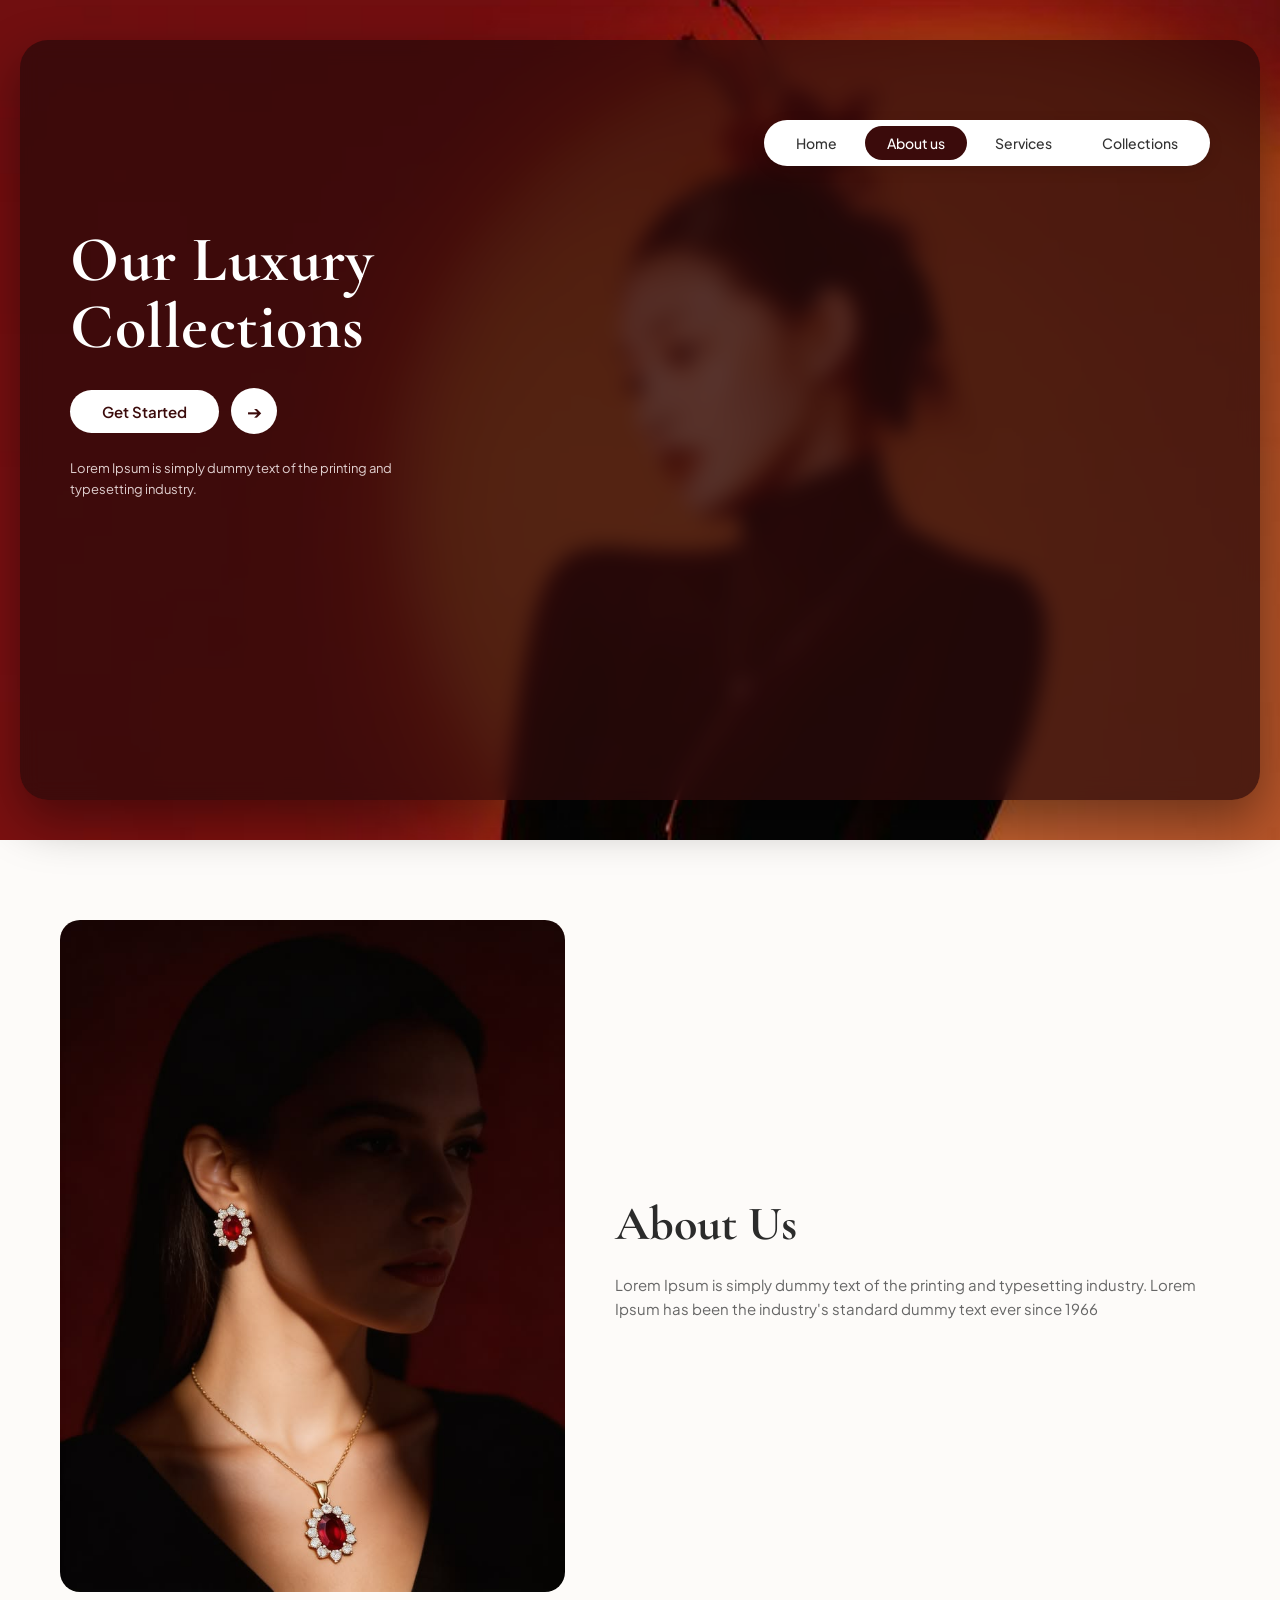
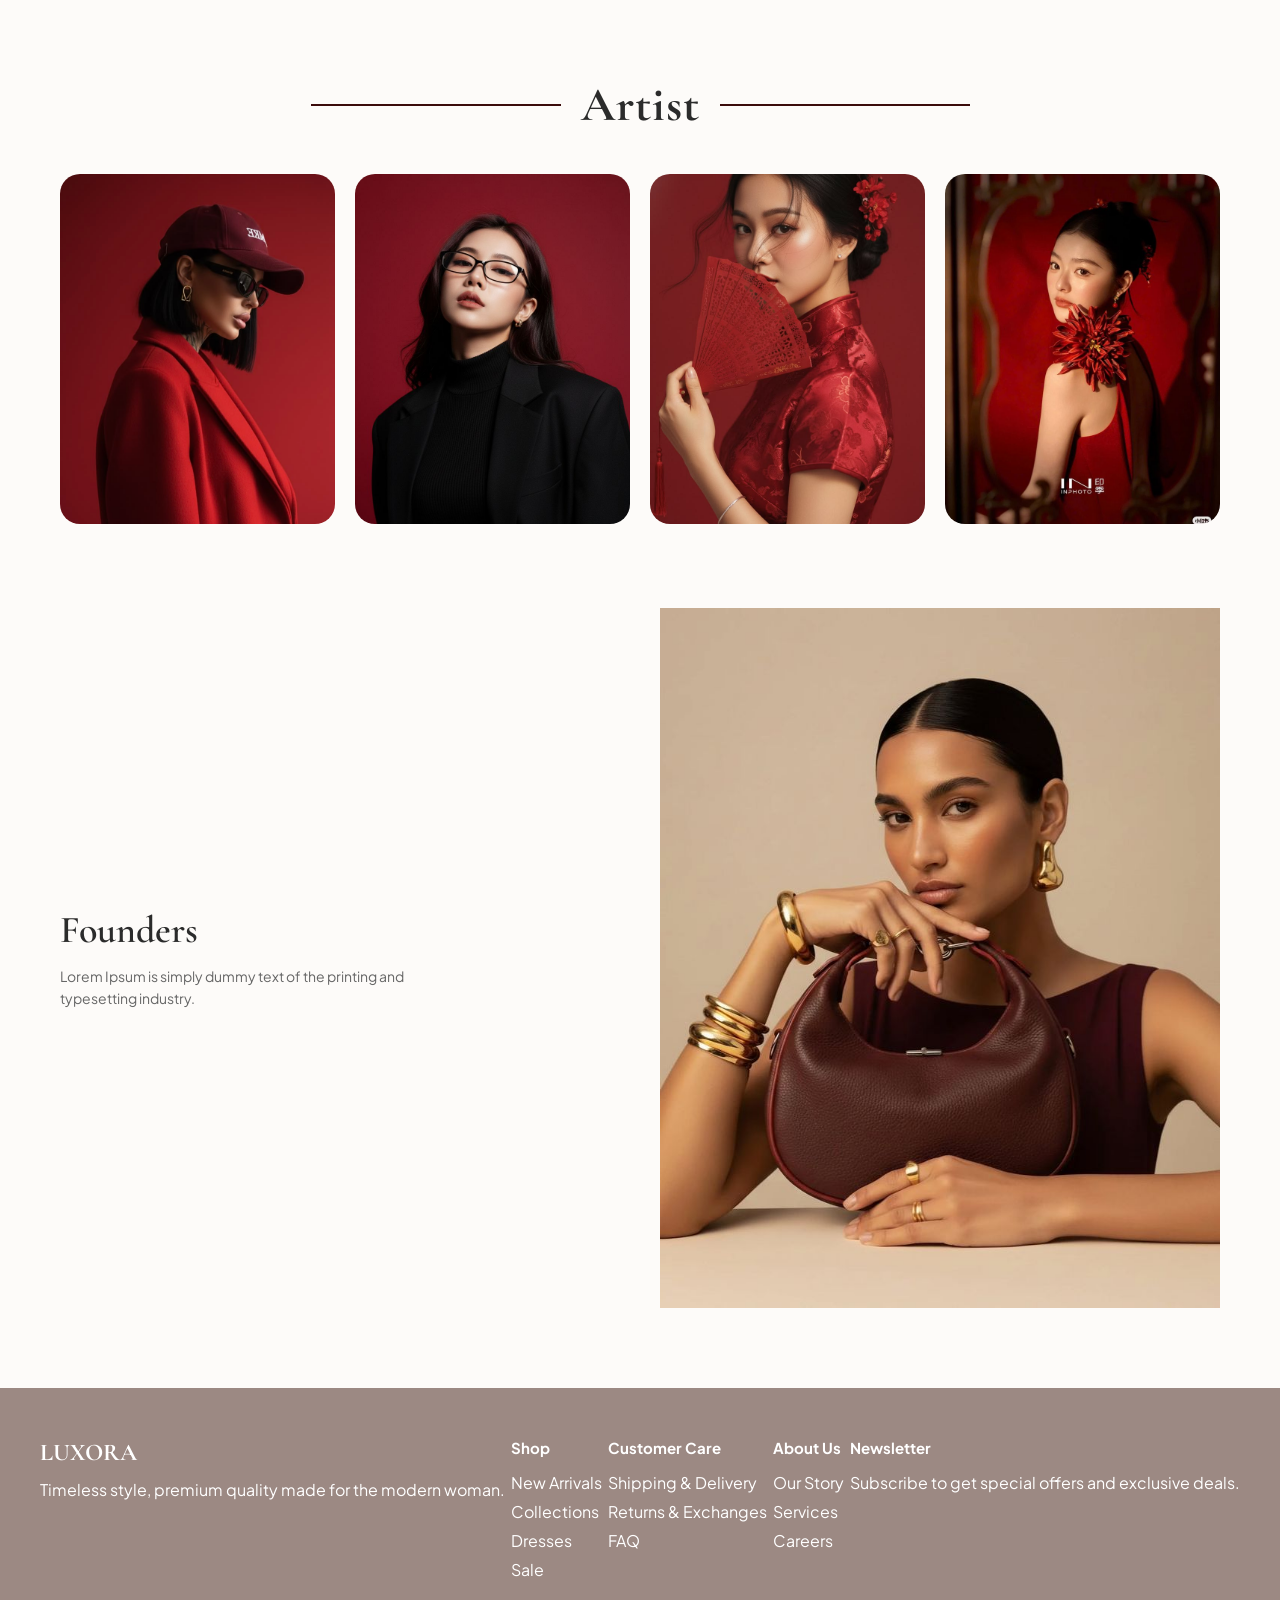
<file: about.html>
<!DOCTYPE html>
<html lang="id">
<head>
  <meta charset="UTF-8">
  <meta name="viewport" content="width=device-width, initial-scale=1.0">
  <title>About Us - Luxora</title>

  <link rel="preconnect" href="https://fonts.googleapis.com">
  <link rel="preconnect" href="https://fonts.gstatic.com" crossorigin>
  <link href="https://fonts.googleapis.com/css2?family=Cormorant+Garamond:wght@600;700&family=Plus+Jakarta+Sans:wght@400;500;600&display=swap" rel="stylesheet">

  <link rel="stylesheet" href="style.css">
</head>
<body>

  <!-- HERO SECTION ABOUT -->
  <section class="hero hero-about">
    <div class="hero-card">
      <header class="header">
        <nav class="navbar">
          <a href="index.html" class="nav-btn">Home</a>
          <a href="about.html" class="nav-btn active">About us</a>
          <a href="services.html" class="nav-btn">Services</a>
          <a href="collections.html" class="nav-btn">Collections</a>
        </nav>
      </header>

      <div class="hero-content">
        <h1>Our Luxury<br>Collections</h1>
        <div class="hero-action">
          <a href="collections.html" class="btn-primary">Get Started</a>
          <a href="collections.html" class="btn-arrow">➔</a>
        </div>
        <p>Lorem Ipsum is simply dummy text of the printing and typesetting industry.</p>
      </div>
    </div>
  </section>

  <!-- ABOUT SECTION CONTENT -->
  <section class="about-section">
    <div class="container">
      
      <!-- Section 1: About Us Text & Img -->
      <div class="about-grid">
        <div class="about-img">
          <img src="images/Luxury Jewelry Campaign Portrait.jpg" alt="About Us">
        </div>
        <div class="about-text">
          <h2>About Us</h2>
          <p>Lorem Ipsum is simply dummy text of the printing and typesetting industry. Lorem Ipsum has been the industry's standard dummy text ever since 1966</p>
        </div>
      </div>

      <!-- Section 2: Artist -->
      <div class="artist-section">
        <div class="artist-title-wrap">
          <div class="title-line"></div>
          <h2>Artist</h2>
          <div class="title-line"></div>
        </div>
        <div class="artist-grid">
          <div class="artist-card"><img src="images/Girl in red.jpg" alt="Artist 1"></div>
          <div class="artist-card"><img src="images/download (66).jpg" alt="Artist 2"></div>
          <div class="artist-card"><img src="images/download (64).jpg" alt="Artist 3"></div>
          <div class="artist-card"><img src="images/download (65).jpg" alt="Artist 4"></div>
        </div>
      </div>

     <!-- Section 3: Founders -->
<div class="founders-grid">
  <div class="founders-text">
    <h2>Founders</h2>
    <p>Lorem Ipsum is simply dummy text of the printing and typesetting industry.</p>
  </div>
  <div class="founders-img">
    <img src="images/wanita3.jpg" alt="Founder">
  </div>
</div>
  <!-- FOOTER -->
  <footer class="footer">
    <div class="container footer-grid">
      <div class="footer-col">
        <h3>LUXORA</h3>
        <p>Timeless style, premium quality made for the modern woman.</p>
      </div>
      <div class="footer-col">
        <h4>Shop</h4>
        <a href="#">New Arrivals</a>
        <a href="collections.html">Collections</a>
        <a href="#">Dresses</a>
        <a href="#">Sale</a>
      </div>
      <div class="footer-col">
        <h4>Customer Care</h4>
        <a href="#">Shipping & Delivery</a>
        <a href="#">Returns & Exchanges</a>
        <a href="#">FAQ</a>
      </div>
      <div class="footer-col">
        <h4>About Us</h4>
        <a href="about.html">Our Story</a>
        <a href="services.html">Services</a>
        <a href="#">Careers</a>
      </div>
      <div class="footer-col">
        <h4>Newsletter</h4>
        <p>Subscribe to get special offers and exclusive deals.</p>
      </div>
    </div>
  </footer>

</body>
</html>
</file>
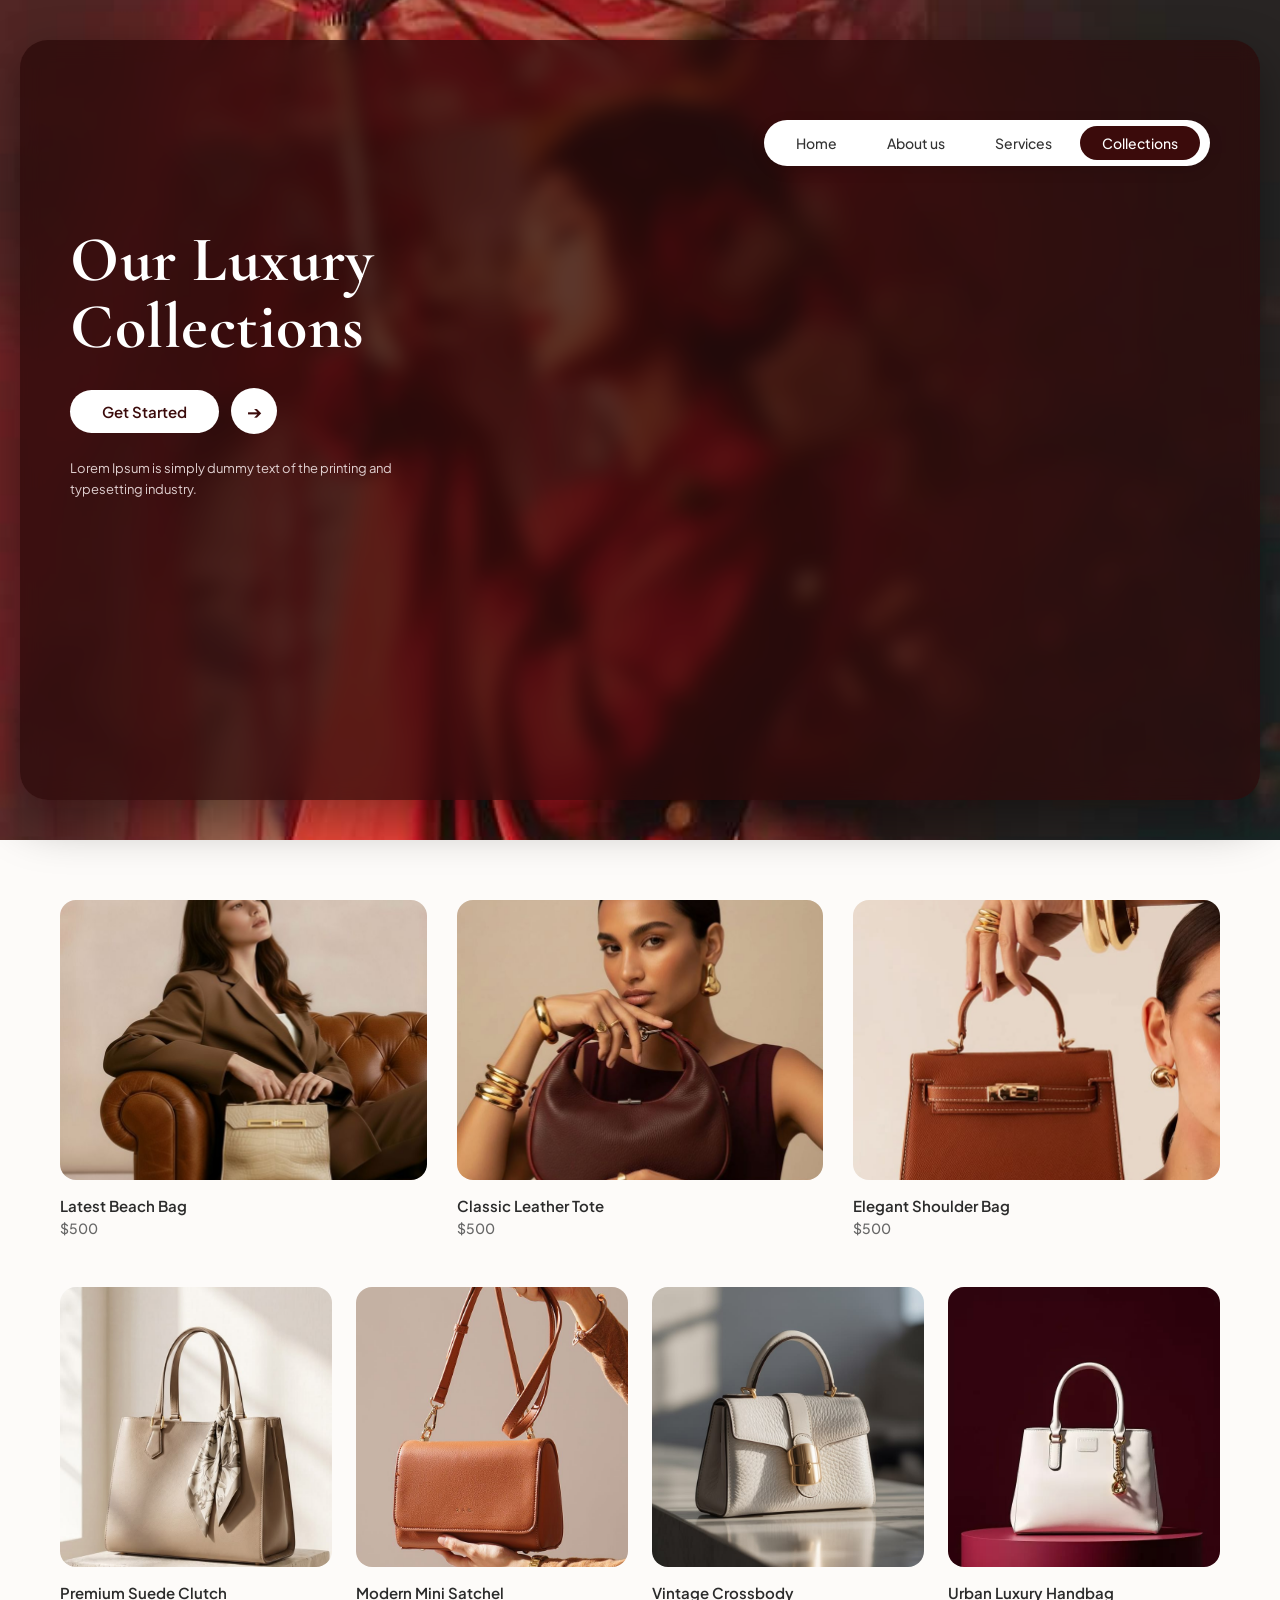
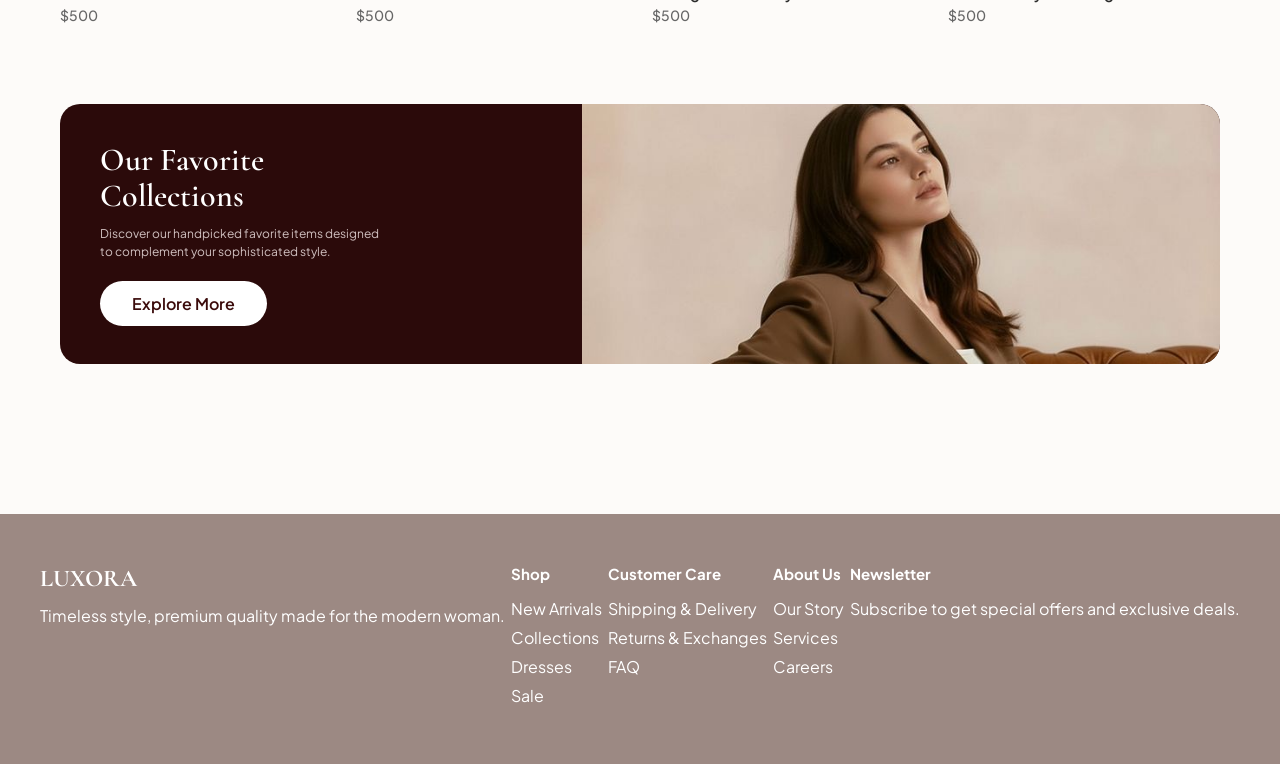
<file: collections.html>
<!DOCTYPE html>
<html lang="id">
<head>
  <meta charset="UTF-8">
  <meta name="viewport" content="width=device-width, initial-scale=1.0">
  <title>Collections - Luxora</title>

  <link rel="preconnect" href="https://fonts.googleapis.com">
  <link rel="preconnect" href="https://fonts.gstatic.com" crossorigin>
  <link href="https://fonts.googleapis.com/css2?family=Cormorant+Garamond:wght@600;700&family=Plus+Jakarta+Sans:wght@400;500;600&display=swap" rel="stylesheet">

  <link rel="stylesheet" href="style.css">
</head>
<body>

  <!-- HERO SECTION COLLECTIONS -->
  <section class="hero hero-collections">
    <div class="hero-card">
      <header class="header">
        <nav class="navbar">
          <a href="index.html" class="nav-btn">Home</a>
          <a href="about.html" class="nav-btn">About us</a>
          <a href="services.html" class="nav-btn">Services</a>
          <a href="collections.html" class="nav-btn active">Collections</a>
        </nav>
      </header>

      <div class="hero-content">
        <h1>Our Luxury<br>Collections</h1>
        <div class="hero-action">
          <a href="collections.html" class="btn-primary">Get Started</a>
          <a href="collections.html" class="btn-arrow">➔</a>
        </div>
        <p>Lorem Ipsum is simply dummy text of the printing and typesetting industry.</p>
      </div>
    </div>
  </section>

 <!-- KATALOG & BANNER SECTION -->
  <section id="catalog" class="collections-page-section">
    <div class="container">
      
      <!-- KATALOG BARIS ATAS (3 PRODUK) -->
      <div class="catalog-row-top">
        <div class="product-card-item">
          <img src="images/wanita.jpg" alt="Luxury Bag 1">
          <h3>Latest Beach Bag</h3>
          <p class="price">$500</p>
        </div>
        <div class="product-card-item">
          <img src="images/wanita3.jpg" alt="Luxury Bag 2">
          <h3>Classic Leather Tote</h3>
          <p class="price">$500</p>
        </div>
        <div class="product-card-item">
          <img src="images/wanita6.jpg" alt="Luxury Bag 3">
          <h3>Elegant Shoulder Bag</h3>
          <p class="price">$500</p>
        </div>
      </div>

      <!-- KATALOG BARIS BAWAH (4 PRODUK) -->
      <div class="catalog-row-bottom">
        <div class="product-card-item">
          <img src="images/tas.jpg" alt="Luxury Bag 4">
          <h3>Premium Suede Clutch</h3>
          <p class="price">$500</p>
        </div>
        <div class="product-card-item">
          <img src="images/download (67).jpg" alt="Luxury Bag 5">
          <h3>Modern Mini Satchel</h3>
          <p class="price">$500</p>
        </div>
        <div class="product-card-item">
          <img src="images/tas3.jpg" alt="Luxury Bag 6">
          <h3>Vintage Crossbody</h3>
          <p class="price">$500</p>
        </div>
        <div class="product-card-item">
          <img src="images/download (69).jpg" alt="Luxury Bag 7">
          <h3>Urban Luxury Handbag</h3>
          <p class="price">$500</p>
        </div>
      </div>

      <!-- BANNER OUR FAVORITE COLLECTIONS -->
      <div class="collections-favorite-banner">
        <div class="banner-left-dark">
          <h2>Our Favorite<br>Collections</h2>
          <p>Discover our handpicked favorite items designed to complement your sophisticated style.</p>
          <a href="#" class="btn-light">Explore More</a>
        </div>
        <div class="banner-right-img">
          <img src="images/wanita1.jpg" alt="Favorite Collection Showcase">
        </div>
      </div>

    </div>
  </section>
  

  <!-- FOOTER -->
  <footer class="footer">
    <div class="container footer-grid">
      <div class="footer-col">
        <h3>LUXORA</h3>
        <p>Timeless style, premium quality made for the modern woman.</p>
      </div>
      <div class="footer-col">
        <h4>Shop</h4>
        <a href="#">New Arrivals</a>
        <a href="collections.html">Collections</a>
        <a href="#">Dresses</a>
        <a href="#">Sale</a>
      </div>
      <div class="footer-col">
        <h4>Customer Care</h4>
        <a href="#">Shipping & Delivery</a>
        <a href="#">Returns & Exchanges</a>
        <a href="#">FAQ</a>
      </div>
      <div class="footer-col">
        <h4>About Us</h4>
        <a href="about.html">Our Story</a>
        <a href="services.html">Services</a>
        <a href="#">Careers</a>
      </div>
      <div class="footer-col">
        <h4>Newsletter</h4>
        <p>Subscribe to get special offers and exclusive deals.</p>
      </div>
    </div>
  </footer>

</body>
</html>
</file>
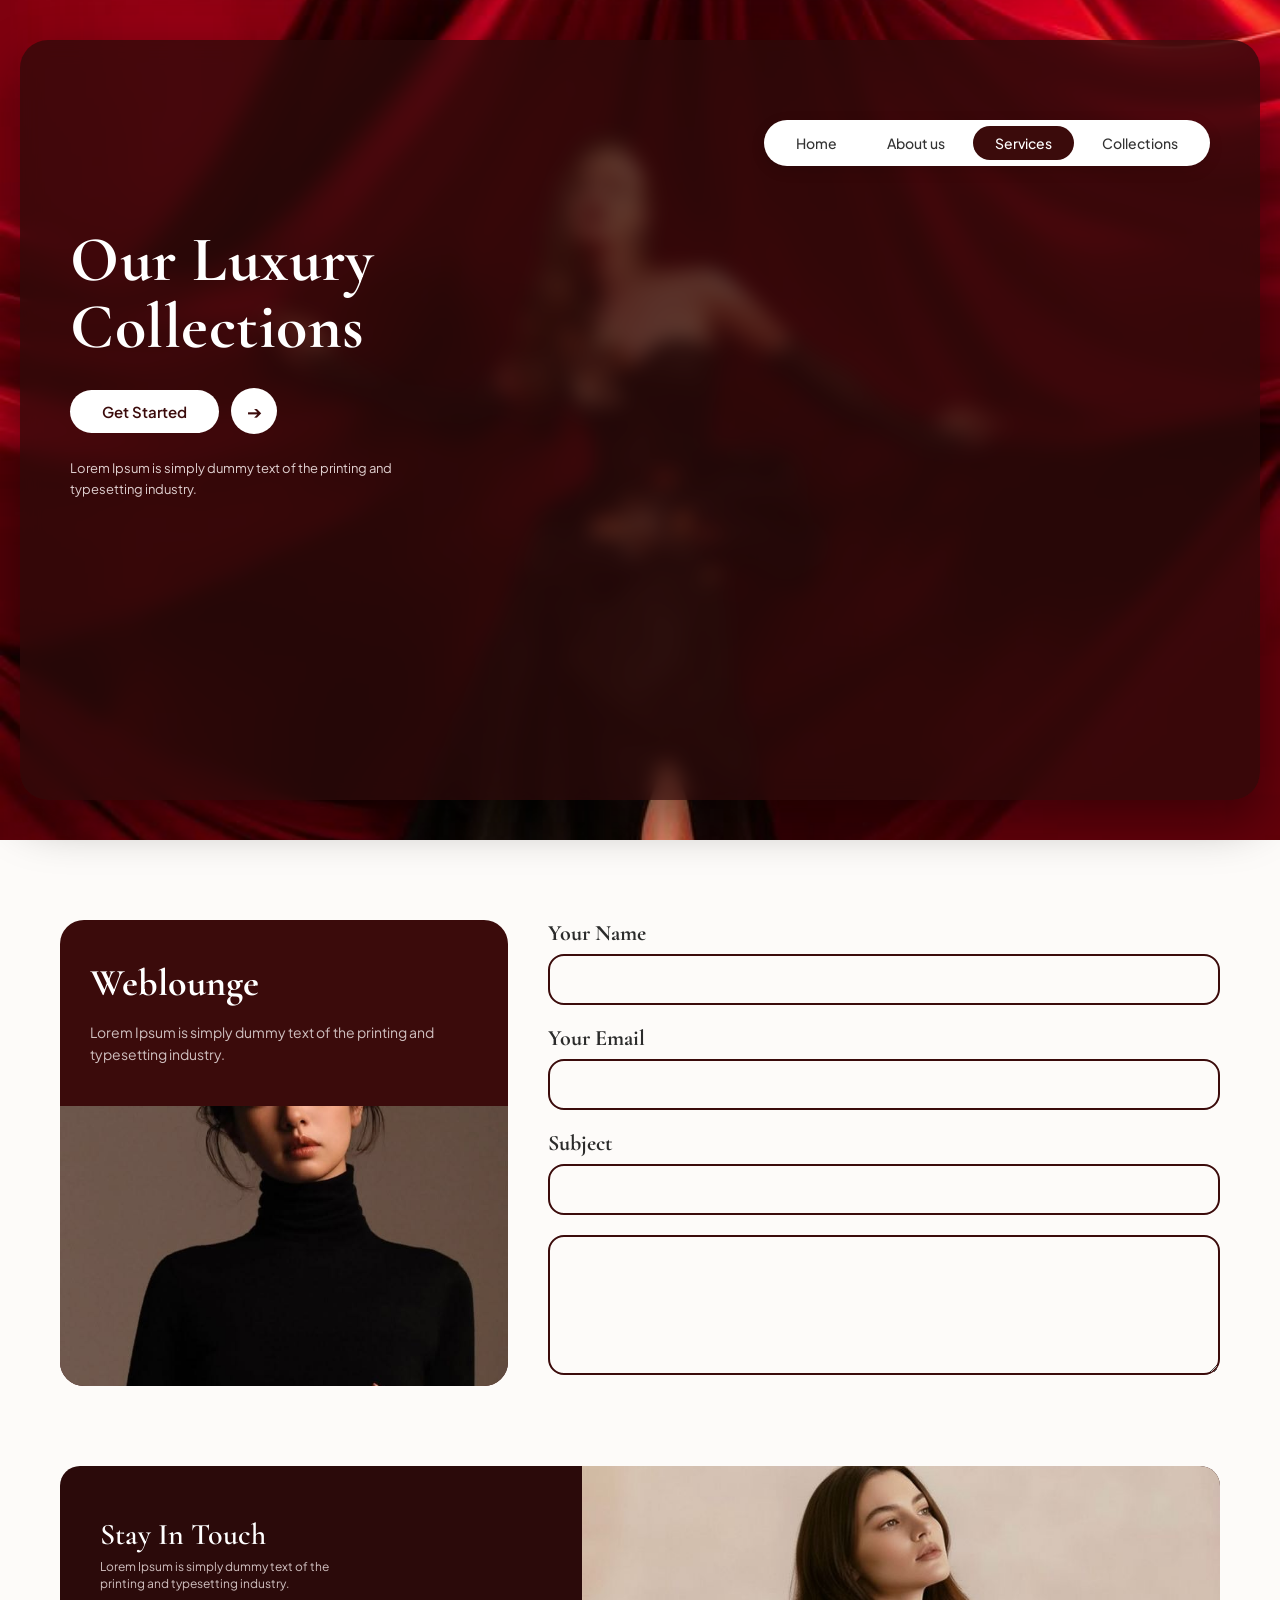
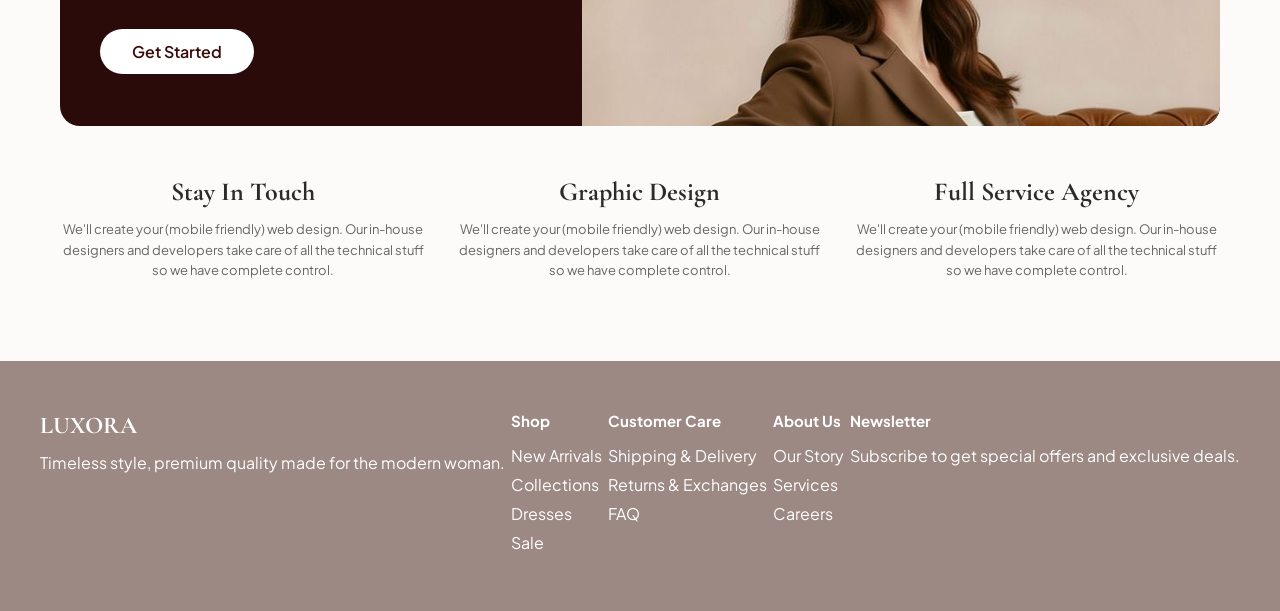
<file: services.html>
<!DOCTYPE html>
<html lang="id">
<head>
  <meta charset="UTF-8">
  <meta name="viewport" content="width=device-width, initial-scale=1.0">
  <title>Services - Luxora</title>

  <link rel="preconnect" href="https://fonts.googleapis.com">
  <link rel="preconnect" href="https://fonts.gstatic.com" crossorigin>
  <link href="https://fonts.googleapis.com/css2?family=Cormorant+Garamond:wght@600;700&family=Plus+Jakarta+Sans:wght@400;500;600&display=swap" rel="stylesheet">

  <link rel="stylesheet" href="style.css">
</head>
<body>

  <!-- HERO SECTION SERVICES -->
  <section class="hero hero-services">
    <div class="hero-card">
      <header class="header">
        <nav class="navbar">
          <a href="index.html" class="nav-btn">Home</a>
          <a href="about.html" class="nav-btn">About us</a>
          <a href="services.html" class="nav-btn active">Services</a>
          <a href="collections.html" class="nav-btn">Collections</a>
        </nav>
      </header>

      <div class="hero-content">
        <h1>Our Luxury<br>Collections</h1>
        <div class="hero-action">
          <a href="collections.html" class="btn-primary">Get Started</a>
          <a href="collections.html" class="btn-arrow">➔</a>
        </div>
        <p>Lorem Ipsum is simply dummy text of the printing and typesetting industry.</p>
      </div>
    </div>
  </section>

  <!-- SERVICES CONTENT -->
  <section class="services-section">
    <div class="container">
      
      <!-- Contact & Weblounge Grid -->
      <div class="contact-layout">
        <div class="weblounge-card">
          <div class="weblounge-content">
            <h2>Weblounge</h2>
            <p>Lorem Ipsum is simply dummy text of the printing and typesetting industry.</p>
          </div>
          <img src="images/Jung So-min.jpg" alt="Weblounge Model">
        </div>

        <form class="contact-form" action="#">
          <div class="form-group">
            <label>Your Name</label>
            <input type="text" class="form-control">
          </div>
          <div class="form-group">
            <label>Your Email</label>
            <input type="email" class="form-control">
          </div>
          <div class="form-group">
            <label>Subject</label>
            <input type="text" class="form-control">
          </div>
          <div class="form-group">
            <textarea class="form-control"></textarea>
          </div>
        </form>
      </div>

      <!-- Stay In Touch Banner -->
     <div class="stay-touch-banner">
  <div class="stay-touch-info">
    <h2>Stay In Touch</h2>
    <p>Lorem Ipsum is simply dummy text of the printing and typesetting industry.</p>
    <a href="#" class="btn-light">Get Started</a>
  </div>
  <div class="stay-touch-img">
    <img src="images/wanita.jpg" alt="Stay In Touch">
  </div>
</div>

      <!-- 3 Columns Services Bottom -->
      <div class="services-three-cols">
        <div class="service-col-item">
          <h3>Stay In Touch</h3>
          <p>We'll create your (mobile friendly) web design. Our in-house designers and developers take care of all the technical stuff so we have complete control.</p>
        </div>
        <div class="service-col-item">
          <h3>Graphic Design</h3>
          <p>We'll create your (mobile friendly) web design. Our in-house designers and developers take care of all the technical stuff so we have complete control.</p>
        </div>
        <div class="service-col-item">
          <h3>Full Service Agency</h3>
          <p>We'll create your (mobile friendly) web design. Our in-house designers and developers take care of all the technical stuff so we have complete control.</p>
        </div>
      </div>

    </div>
  </section>

  <!-- FOOTER -->
  <footer class="footer">
    <div class="container footer-grid">
      <div class="footer-col">
        <h3>LUXORA</h3>
        <p>Timeless style, premium quality made for the modern woman.</p>
      </div>
      <div class="footer-col">
        <h4>Shop</h4>
        <a href="#">New Arrivals</a>
        <a href="collections.html">Collections</a>
        <a href="#">Dresses</a>
        <a href="#">Sale</a>
      </div>
      <div class="footer-col">
        <h4>Customer Care</h4>
        <a href="#">Shipping & Delivery</a>
        <a href="#">Returns & Exchanges</a>
        <a href="#">FAQ</a>
      </div>
      <div class="footer-col">
        <h4>About Us</h4>
        <a href="about.html">Our Story</a>
        <a href="services.html">Services</a>
        <a href="#">Careers</a>
      </div>
      <div class="footer-col">
        <h4>Newsletter</h4>
        <p>Subscribe to get special offers and exclusive deals.</p>
      </div>
    </div>
  </footer>

</body>
</html>
</file>
<file: style.css>
/* ==========================================
   1. RESET & DASAR
   ========================================== */
* {
  margin: 0;
  padding: 0;
  box-sizing: border-box;
}

body {
  font-family: "Plus Jakarta Sans", sans-serif;
  background-color: #fdfbf9;
  color: #2b2b2b;
}

h1,
h2,
h3 {
  font-family: "Cormorant Garamond", serif;
  font-weight: 700;
}

/* ==========================================
   2. HERO SECTION (CONTAINER LUAR)
   ========================================== */
.hero {
  background: url("images/download (63).jpg") no-repeat center 20% / cover;
  min-height: 85vh;
  display: flex;
  align-items: center;
  justify-content: center;
  padding: 40px 20px;
}

/* Background spesifik tiap halaman jika menggunakan gambar hero berbeda */
.hero-home {
  background-image: url("images/download (63).jpg");
}
.hero-about {
  background-image: url("images/download (60).jpg");
}
.hero-services {
  background-image: url("images/WANITA5.jpg");
}
.hero-collections {
  background-image: url("images/download (61).jpg");
}

/* ==========================================
   3. KOTAK COKLAT TRANSPARAN (HERO CARD)
   ========================================== */
.hero-card {
  background: rgba(43, 10, 10, 0.75); /* Warna Maroon Transparan */
  backdrop-filter: blur(10px); /* Efek Kaca/Blur */
  -webkit-backdrop-filter: blur(10px);
  width: 100%;
  max-width: 2100px;
  border-radius: 28px;
  padding: 80px 50px 300px 50px;
  box-shadow: 0 20px 50px rgba(0, 0, 0, 0.4);
}

/* ==========================================
   4. NAVBAR (DI DALAM KOTAK COKLAT)
   ========================================== */
.header {
  display: flex;
  justify-content: flex-end; /* Memosisikan navbar di kanan atas */
  margin-bottom: 60px;
}

.navbar {
  background-color: #ffffff;
  padding: 6px 10px;
  border-radius: 50px;
  display: flex;
  gap: 6px;
  box-shadow: 0 4px 15px rgba(0, 0, 0, 0.1);
}

.nav-btn {
  text-decoration: none;
  color: #333333;
  padding: 8px 22px;
  border-radius: 20px;
  font-size: 14px;
  font-weight: 500;
  transition: all 0.3s ease;
}

/* Tombol Aktif & Hover pada Navbar */
.nav-btn.active,
.nav-btn:hover {
  background-color: #3b0b0b;
  color: #ffffff;
}

/* ==========================================
   5. TEKS & TOMBOL DI DALAM KOTAK COKLAT
   ========================================== */
.hero-content {
  max-width: 500px;
  color: #ffffff;
}

.hero-content h1 {
  font-size: 64px;
  line-height: 1.05;
  margin-bottom: 28px;
  letter-spacing: 0.5px;
}

/* Container untuk Tombol 'Get Started' dan Panah */
.hero-action {
  display: flex;
  align-items: center;
  gap: 12px;
  margin-bottom: 24px;
}

.btn-primary {
  background-color: #ffffff;
  color: #3b0b0b;
  padding: 12px 32px;
  border-radius: 30px;
  text-decoration: none;
  font-weight: 600;
  font-size: 15px;
  transition:
    background-color 0.3s ease,
    transform 0.2s ease;
}

.btn-primary:hover {
  background-color: #f0f0f0;
  transform: translateY(-2px);
}

.btn-arrow {
  background-color: #ffffff;
  color: #3b0b0b;
  width: 46px;
  height: 46px;
  border-radius: 50%;
  display: flex;
  align-items: center;
  justify-content: center;
  text-decoration: none;
  font-size: 18px;
  transition:
    background-color 0.3s ease,
    transform 0.2s ease;
}

.btn-arrow:hover {
  background-color: #f0f0f0;
  transform: translateY(-2px);
}

.hero-content p {
  color: #e0d0d0;
  font-size: 13px;
  line-height: 1.6;
  max-width: 380px;
}

/* ==========================================
   6. CONTAINER & GLOBAL BUTTONS
   ========================================== */
.container {
  max-width: 1200px;
  margin: 0 auto;
  padding: 0 20px;
}

.btn-dark {
  display: inline-block;
  background-color: #3b0b0b;
  color: #ffffff;
  padding: 12px 32px;
  border-radius: 30px;
  text-decoration: none;
  font-weight: 600;
  margin-top: 20px;
  transition: 0.3s;
}

.btn-dark:hover {
  background-color: #581212;
}

.btn-light {
  display: inline-block;
  background-color: #ffffff;
  color: #3b0b0b;
  padding: 12px 32px;
  border-radius: 30px;
  text-decoration: none;
  font-weight: 600;
  margin-top: 20px;
  transition: 0.3s;
}

.btn-light:hover {
  background-color: #f0f0f0;
}

/* ==========================================
   7. SECTION 2: RADIANT REFINEMENT (INDEX)
   ========================================== */
.section-refinement {
  padding: 100px 0;
}

.refinement-grid {
  display: grid;
  grid-template-columns: 1fr 1.2fr 0.8fr;
  gap: 40px;
  align-items: center;
}

.refinement-img-left img,
.refinement-img-right img {
  width: 100%;
  border-radius: 20px;
  object-fit: cover;
}

.refinement-text h2 {
  font-size: 48px;
  color: #2b2b2b;
  margin-bottom: 20px;
  line-height: 1.1;
}

.refinement-text p {
  color: #666;
  font-size: 14px;
  line-height: 1.6;
}

/* ==========================================
   8. SECTION 3: FAVORITE COLLECTIONS (INDEX)
   ========================================== */
.section-favorite {
  background-color: #3b0b0b;
  color: #ffffff;
  padding: 80px 0;
}

.favorite-grid {
  display: grid;
  grid-template-columns: 1fr 1fr;
  gap: 60px;
  align-items: center;
}

.favorite-images {
  position: relative;
  height: 400px;
}

.fav-img {
  position: absolute;
  border-radius: 12px;
  border: 4px solid #ffffff;
  object-fit: cover;
  box-shadow: 0 10px 20px rgba(0, 0, 0, 0.3);
}

.main-img {
  width: 260px;
  height: 320px;
  top: 0;
  left: 20px;
  z-index: 2;
}

.sub-img-1 {
  width: 140px;
  height: 160px;
  bottom: 0;
  left: 140px;
  z-index: 3;
}

.sub-img-2 {
  width: 140px;
  height: 160px;
  bottom: 10px;
  left: 260px;
  z-index: 1;
}

.favorite-content h2 {
  font-size: 48px;
  margin-bottom: 20px;
}

.favorite-content p {
  color: #d0c0c0;
  font-size: 14px;
  margin-bottom: 10px;
  line-height: 1.6;
}

/* ==========================================
   9. HALAMAN ABOUT US
   ========================================== */
.about-section {
  padding: 80px 0;
}

.about-grid {
  display: grid;
  grid-template-columns: 1fr 1.2fr;
  gap: 50px;
  align-items: center;
  margin-bottom: 80px;
}

.about-img img {
  width: 100%;
  border-radius: 20px;
  object-fit: cover;
}

.about-text h2 {
  font-size: 48px;
  margin-bottom: 20px;
}

.about-text p {
  color: #666;
  line-height: 1.6;
  font-size: 15px;
}

.artist-section {
  text-align: center;
  margin-bottom: 80px;
}

.artist-title-wrap {
  display: flex;
  align-items: center;
  justify-content: center;
  gap: 20px;
  margin-bottom: 40px;
}

.artist-title-wrap h2 {
  font-size: 48px;
  letter-spacing: 1px;
}

.title-line {
  flex: 1;
  height: 2px;
  background-color: #3b0b0b;
  max-width: 250px;
}

.artist-grid {
  display: grid;
  grid-template-columns: repeat(4, 1fr);
  gap: 20px;
}

.artist-card img {
  width: 100%;
  height: 350px;
  border-radius: 20px;
  object-fit: cover;
}

.founders-grid {
  display: grid;
  grid-template-columns: 1fr 1fr; /* Membagi 2 kolom sama besar */
  align-items: center; /* Membuat teks & gambar sejajar di tengah secara vertikal */
  gap: 40px;
  margin: 60px 0 80px 0;
}

.founders-text {
  display: flex;
  flex-direction: column;
  justify-content: center;
}

.founders-text h2 {
  font-family: "Cormorant Garamond", serif;
  font-size: 38px;
  font-weight: 600;
  color: #2b2b2b;
  margin-bottom: 12px;
}

.founders-text p {
  font-size: 14px;
  color: #666666;
  line-height: 1.6;
  max-width: 380px;
}

.founders-img {
  object-fit: cover;
  object-position: 50% 20%; /* 50% horizontal (tengah), 20% dari atas */
}

.founders-img img {
  width: 100%;
  height: 100%;
  object-fit: cover; /* Memotong gambar dengan presisi tanpa bikin gepeng */
  object-position: center top; /* Fokus ke bagian wajah/atas model */
  display: block;
}

/* ==========================================
   10. HALAMAN SERVICES
   ========================================== */
.services-section {
  padding: 80px 0;
}

.contact-layout {
  display: grid;
  grid-template-columns: 1fr 1.5fr;
  gap: 40px;
  margin-bottom: 80px;
}

.weblounge-card {
  background-color: #3b0b0b;
  color: #ffffff;
  border-radius: 24px;
  overflow: hidden;
  display: flex;
  flex-direction: column;
}

.weblounge-content {
  padding: 40px 30px;
}

.weblounge-content h2 {
  font-size: 38px;
  margin-bottom: 15px;
}

.weblounge-content p {
  color: #d0c0c0;
  font-size: 14px;
  line-height: 1.6;
}

.weblounge-card img {
  width: 100%;
  height: 280px;
  object-fit: cover;
  margin-top: auto;
}

.contact-form {
  display: flex;
  flex-direction: column;
  gap: 20px;
}

.form-group {
  display: flex;
  flex-direction: column;
  gap: 8px;
}

.form-group label {
  font-family: "Cormorant Garamond", serif;
  font-size: 22px;
  font-weight: 700;
  color: #2b2b2b;
}

.form-control {
  width: 100%;
  padding: 14px 20px;
  border: 2px solid #3b0b0b;
  border-radius: 16px;
  background: transparent;
  font-family: inherit;
  font-size: 15px;
  outline: none;
}

textarea.form-control {
  min-height: 140px;
  resize: vertical;
}

.stay-touch-banner {
  background-color: #3b0b0b;
  border-radius: 24px;
  overflow: hidden;
  display: grid;
  grid-template-columns: 1fr 1fr;
  margin-bottom: 80px;
}

.stay-touch-banner {
  background-color: #2b0a0a;
  border-radius: 20px;
  overflow: hidden;
  display: flex !important;
  align-items: center;
  height: 260px !important; /* KUNCI TINGGI BANNER DI 260PX */
  max-height: 260px !important;
  margin: 50px 0;
  position: relative;
}

.stay-touch-info {
  width: 45%;
  height: 100%;
  padding: 30px 40px;
  color: #ffffff !important;
  display: flex !important;
  flex-direction: column !important;
  justify-content: center !important;
  align-items: flex-start !important;
  box-sizing: border-box;
  z-index: 2;
}

.stay-touch-info h2 {
  font-family: "Cormorant Garamond", serif;
  font-size: 30px !important;
  font-weight: 600;
  color: #ffffff !important;
  margin: 0 0 8px 0 !important;
  line-height: 1.1;
  white-space: nowrap;
}

.stay-touch-info p {
  color: #d0c0c0 !important;
  font-size: 12px !important;
  line-height: 1.4;
  margin: 0 0 16px 0 !important;
  max-width: 250px;
}

.stay-touch-img {
  width: 55%;
  height: 100% !important;
  position: relative;
  overflow: hidden;
}

.stay-touch-img img {
  width: 100%;
  height: 100% !important;
  object-fit: cover !important; /* Memaksa gambar pas di tinggi 260px */
  object-position: center 20%; /* Menyesuaikan posisi fokus foto */
  display: block;
}

.services-three-cols {
  display: grid;
  grid-template-columns: repeat(3, 1fr);
  gap: 30px;
  text-align: center;
}

.service-col-item h3 {
  font-size: 26px;
  margin-bottom: 12px;
  color: #2b2b2b;
}

.service-col-item p {
  font-size: 13px;
  color: #666;
  line-height: 1.6;
}

/* ==========================================
   11. HALAMAN COLLECTIONS
   ========================================== */
.collections-page-section {
  padding: 60px 0 100px 0;
}

/* --- GRID KATALOG PRODUK --- */
.catalog-row-top {
  display: grid;
  grid-template-columns: repeat(3, 1fr);
  gap: 30px;
  margin-bottom: 50px;
}

.catalog-row-bottom {
  display: grid;
  grid-template-columns: repeat(4, 1fr);
  gap: 24px;
  margin-bottom: 80px;
}

.product-card-item {
  width: 100%;
}

.product-card-item img {
  width: 100%;
  height: 280px; /* Tingginya disesuaikan agar rapi */
  border-radius: 16px;
  object-fit: cover;
  margin-bottom: 12px;
}

.product-card-item h3 {
  font-family: "Plus Jakarta Sans", sans-serif;
  font-size: 15px;
  font-weight: 600;
  color: #2b2b2b;
}

.product-card-item .price {
  font-size: 14px;
  font-weight: 500;
  color: #666666;
  margin-top: 4px;
}

/* --- BANNER BANNER FAVORITE (BAWAH) --- */
.collections-favorite-banner {
  background-color: #2b0a0a;
  border-radius: 20px;
  overflow: hidden;
  display: flex !important;
  align-items: center;
  height: 260px !important; /* DILOCK TINGGINYA DI 260PX */
  max-height: 260px !important;
  margin: 50px 0;
  position: relative;
}

.banner-left-dark {
  width: 45%;
  height: 100%;
  padding: 35px 40px;
  color: #ffffff !important;
  display: flex !important;
  flex-direction: column !important;
  justify-content: center !important; /* Biar posisi teks persis di tengah tinggi banner */
  align-items: flex-start !important;
  box-sizing: border-box;
  z-index: 2;
}

.banner-left-dark h2 {
  font-family: "Cormorant Garamond", serif;
  font-size: 32px !important;
  font-weight: 600;
  color: #ffffff !important;
  margin: 0 0 10px 0 !important;
  line-height: 1.15;
}

.banner-left-dark p {
  color: #d0c0c0 !important;
  font-size: 12px !important;
  line-height: 1.5;
  margin: 0 !important;
  max-width: 280px;
}

.banner-right-img {
  width: 55%;
  height: 100% !important;
  position: relative;
  overflow: hidden;
}

.banner-right-img img {
  width: 100%;
  height: 100% !important;
  object-fit: cover !important; /* Gambar otomatis memotong rapi */
  object-position: center 20%; /* Posisi fokus gambar */
  display: block;
}

/* ==========================================
   12. FOOTER
   ========================================== */
.footer {
  width: 100vw; /* Memaksa background cokelat memenuhi 100% lebar layar */
  position: relative;
  left: 50%;
  right: 50%;
  margin-left: -50vw;
  margin-right: -50vw;
  background-color: #9c8983; /* Warna cokelat footer */
  padding: 50px 0;
}

.footer-grid {
  max-width: 1400px; /* Menjaga posisi teks tetap rapi */
  margin: 0 auto;
  padding: 0 40px;
  display: flex;
  justify-content: space-between;
  color: #ffffff;
}

.footer-col h3 {
  font-size: 24px;
  margin-bottom: 12px;
  color: #ffffff;
}

.footer-col h4 {
  font-size: 15px;
  margin-bottom: 15px;
  color: #ffffff;
}

.footer-col a {
  display: block;
  color: #ffffff;
  text-decoration: none;
  margin-bottom: 8px;
  transition: 0.2s;
}

.footer-col a:hover {
  color: #ffffff;
}

/* ==========================================
   13. RESPONSIVE (MOBILE & TABLET)
   ========================================== */
@media (max-width: 768px) {
  .hero-card {
    padding: 30px 20px 80px 20px;
  }

  .header {
    justify-content: center;
  }

  .navbar {
    flex-wrap: wrap;
    justify-content: center;
  }

  .hero-content h1 {
    font-size: 42px;
  }

  .refinement-grid {
    grid-template-columns: 1fr;
    text-align: center;
  }

  .favorite-grid {
    grid-template-columns: 1fr;
    text-align: center;
  }

  .favorite-images {
    height: 320px;
    margin-bottom: 30px;
  }

  .about-grid,
  .founders-grid,
  .contact-layout,
  .stay-touch-banner,
  .collections-favorite-banner {
    grid-template-columns: 1fr;
  }

  .artist-grid {
    grid-template-columns: repeat(2, 1fr);
  }

  .catalog-row-top,
  .catalog-row-bottom,
  .services-three-cols {
    grid-template-columns: 1fr;
  }

  .footer-grid {
    grid-template-columns: 1fr 1fr;
    gap: 20px;
  }
}

/* Untuk Layar Tablet (Lebar maksimum 768px) */
@media (max-width: 768px) {
  .container,
  .navbar,
  .hero,
  .content,
  .footer-grid {
    flex-direction: column;
    padding: 15px;
    gap: 25px;
  }

  img {
    width: 100%; /* Gambar menyesuaikan lebar layar */
    height: auto;
  }
}

/* Untuk Layar HP (Lebar maksimum 480px) */
@media (max-width: 480px) {
  h1 {
    font-size: 24px; /* Memperkecil ukuran judul agar tidak terpotong */
  }

  p {
    font-size: 14px;
  }

  button,
  .btn {
    width: 100%; /* Tombol dibuat memenuhi layar HP */
  }
}

/* Khusus untuk tampilan Mobile (HP) */
@media (max-width: 768px) {
  /* Ganti '.favorite-container' dengan nama class pembungkus bagian ini */
  .favorite-container {
    flex-direction: column-reverse; /* Teks di atas, gambar di bawah */
    padding: 20px; /* Memberi jarak dari pinggir layar HP */
  }

  /* Ganti '.favorite-text' dengan nama class pembungkus teksnya */
  .favorite-text {
    width: 100%; /* Teks mengambil penuh lebar layar */
    margin-bottom: 20px; /* Jarak antara teks dan gambar */
  }

  /* Ganti '.favorite-image' dengan nama class pembungkus gambarnya */
  .favorite-image img {
    width: 100%; /* Gambar menyesuaikan lebar layar HP */
    height: auto; /* Jaga proporsi gambar */
  }
}
</file>
